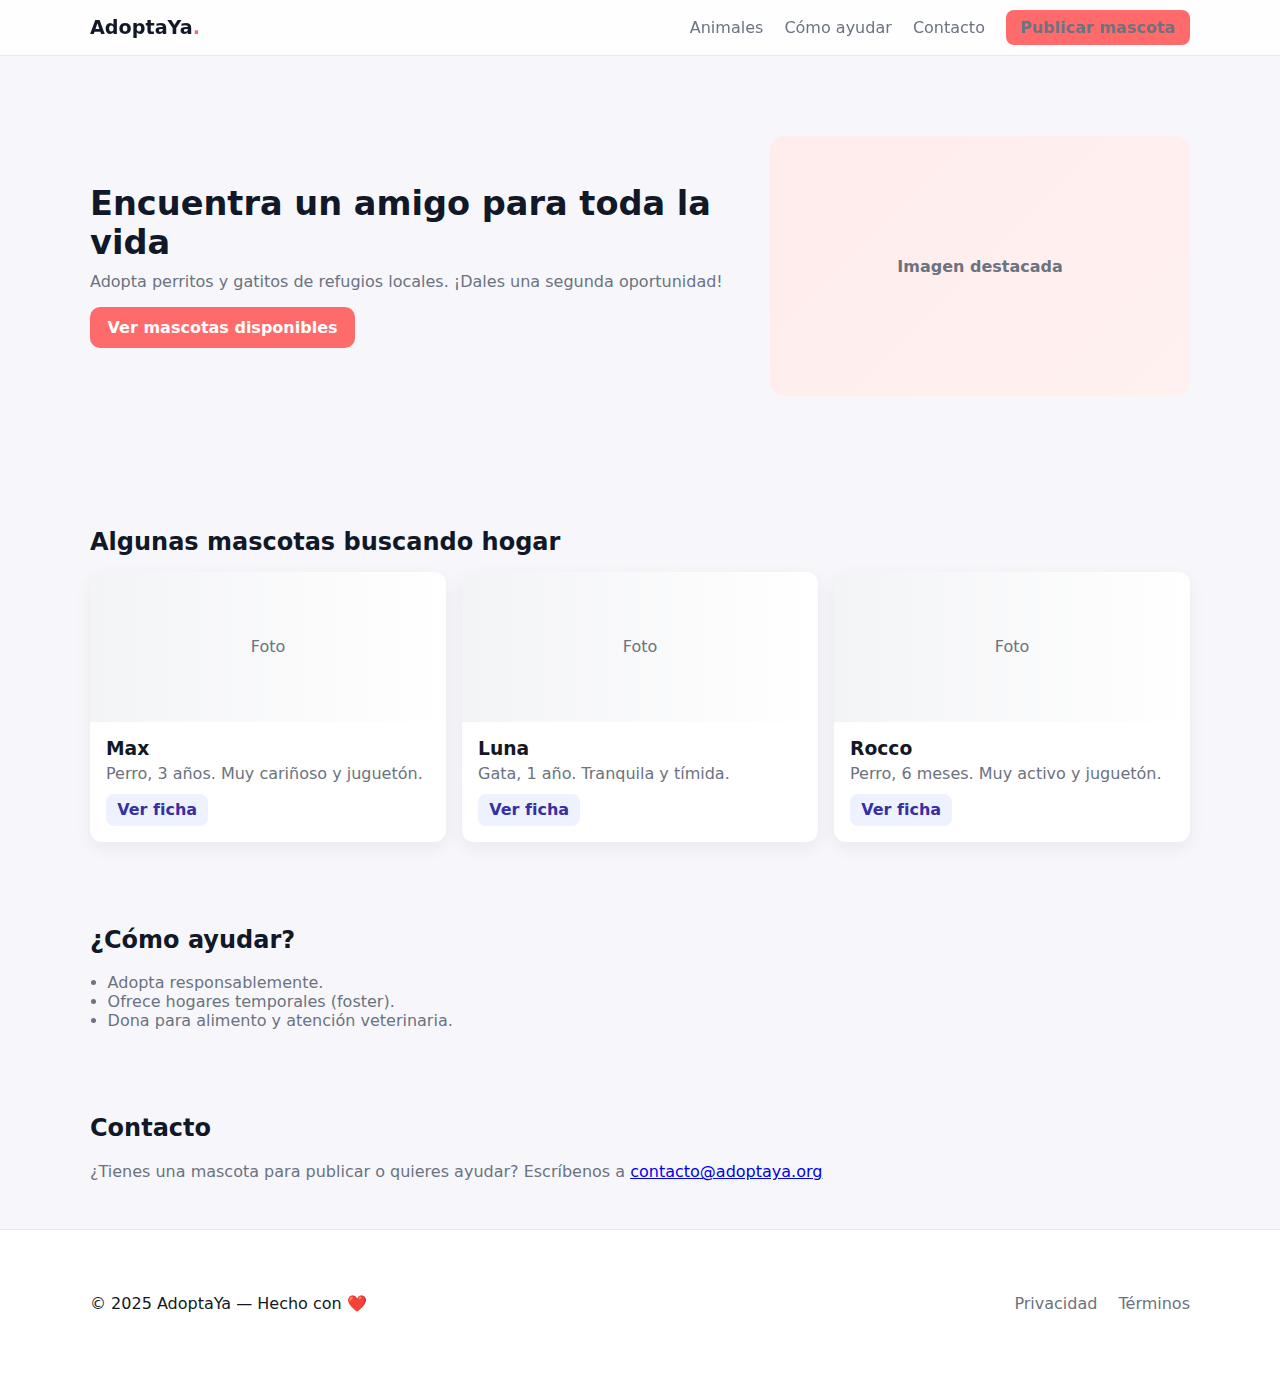
<file: index.html>
<!doctype html>
<html lang="es">
<head>
  <meta charset="utf-8" />
  <meta name="viewport" content="width=device-width,initial-scale=1" />
  <title>AdoptaYa - Página principal</title>
  <link rel="stylesheet" href="estilopag.css">
</head>
<body>
  <header class="site-header">
    <div class="container">
      <a class="logo" href="index.html">AdoptaYa<span class="dot">.</span></a>
      <nav class="nav">
        <a href="animales.html">Animales</a>
        <a href="ayuda.html">Cómo ayudar</a>
        <a href="contacto.html">Contacto</a>
        <a class="button" href="publica.html">Publicar mascota</a>
      </nav>
    </div>
  </header>
  <main>
    <section class="hero">
      <div class="container hero-grid">
        <div class="hero-text">
          <h1>Encuentra un amigo para toda la vida</h1>
          <p>Adopta perritos y gatitos de refugios locales. ¡Dales una segunda oportunidad!</p>
          <a class="cta" href="#animales">Ver mascotas disponibles</a>
        </div>
        <div class="hero-image" aria-hidden="true">
          <div class="placeholder">Imagen destacada</div>
        </div>
      </div>
    </section>
    <section id="animales" class="cards container">
      <h2>Algunas mascotas buscando hogar</h2>
      <div class="card-grid">
        <article class="card">
          <div class="card-img">Foto</div>
          <div class="card-body">
            <h3>Max</h3>
            <p>Perro, 3 años. Muy cariñoso y juguetón.</p>
            <a class="small-btn" href="#">Ver ficha</a>
          </div>
        </article>
        <article class="card">
          <div class="card-img">Foto</div>
          <div class="card-body">
            <h3>Luna</h3>
            <p>Gata, 1 año. Tranquila y tímida.</p>
            <a class="small-btn" href="#">Ver ficha</a>
          </div>
        </article>
        <article class="card">
          <div class="card-img">Foto</div>
          <div class="card-body">
            <h3>Rocco</h3>
            <p>Perro, 6 meses. Muy activo y juguetón.</p>
            <a class="small-btn" href="#">Ver ficha</a>
          </div>
        </article>
      </div>
    </section>
    <section id="como-ayudar" class="container info">
      <h2>¿Cómo ayudar?</h2>
      <ul>
        <li>Adopta responsablemente.</li>
        <li>Ofrece hogares temporales (foster).</li>
        <li>Dona para alimento y atención veterinaria.</li>
      </ul>
    </section>
    <section id="contacto" class="contact container">
      <h2>Contacto</h2>
      <p>¿Tienes una mascota para publicar o quieres ayudar? Escríbenos a <a href="mailto:contacto@adoptaya.org">contacto@adoptaya.org</a></p>
    </section>
  </main>
  <footer class="site-footer">
    <div class="container footer-grid">
      <p>© 2025 AdoptaYa — Hecho con ❤️</p>
      <nav class="footer-nav">
        <a href="#">Privacidad</a>
        <a href="#">Términos</a>
      </nav>
    </div>
  </footer>
</body>
</html>
</file>
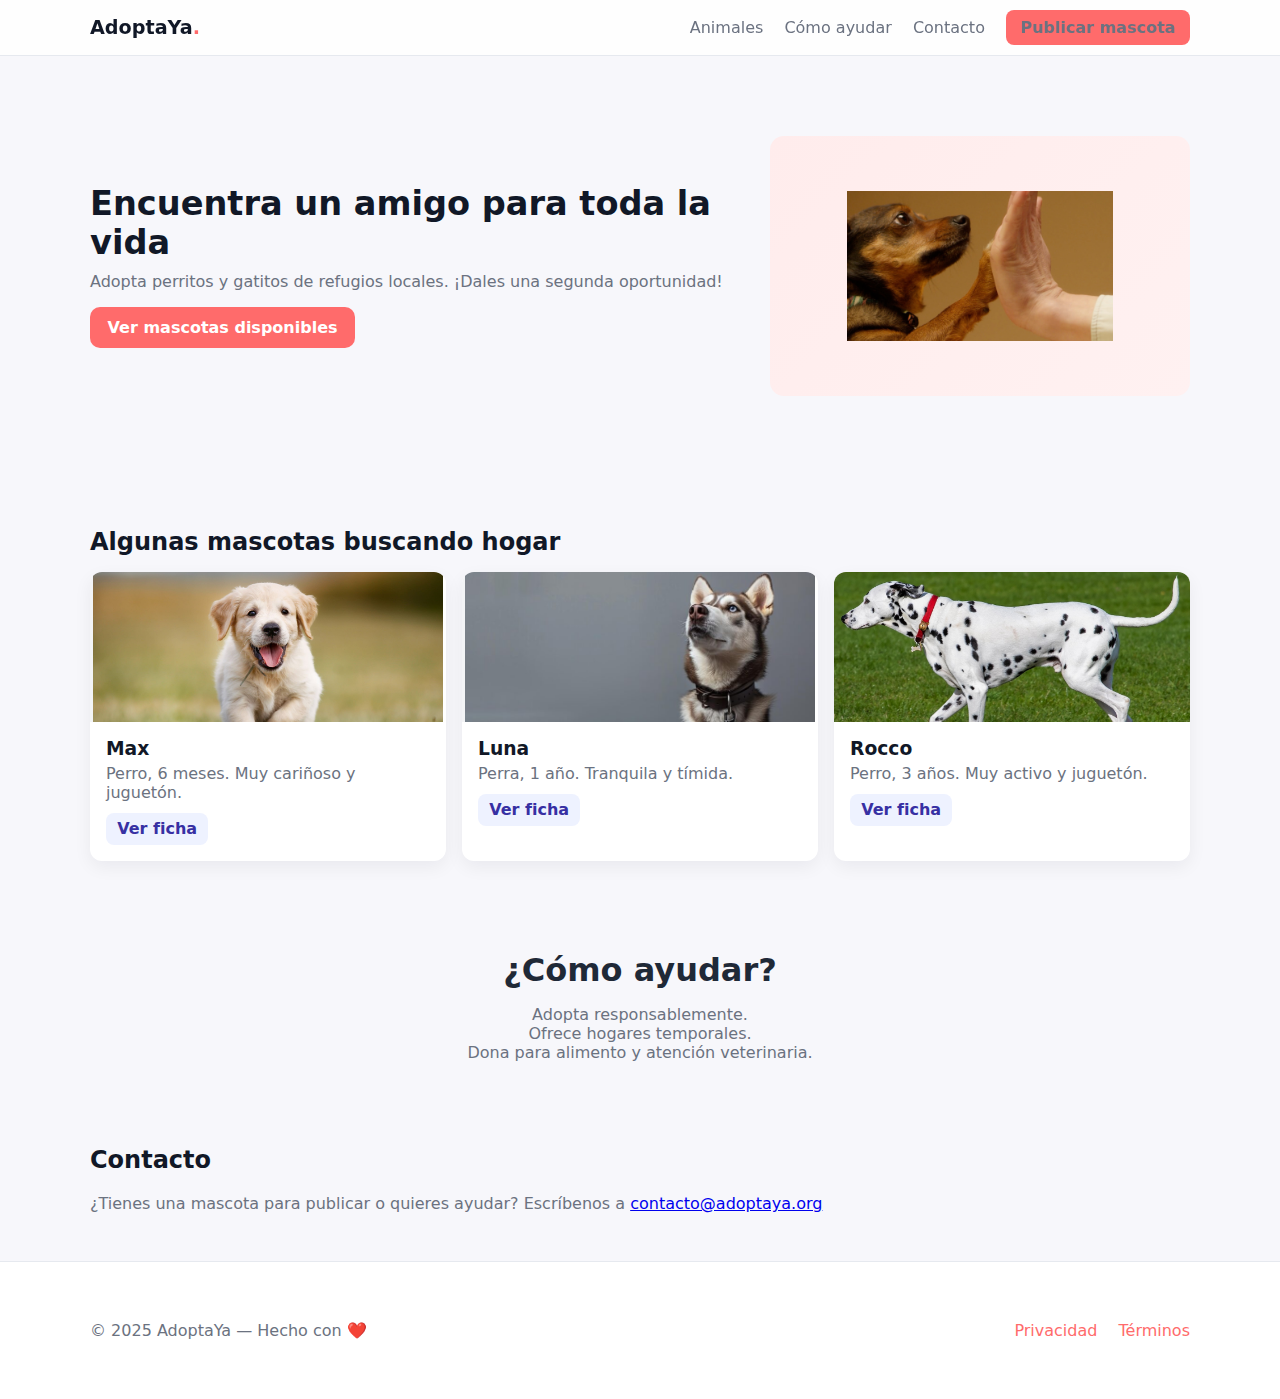
<file: proyectoadopcion/index.html>
<!doctype html>
<html lang="es">
<head>
  <meta charset="utf-8" />
  <meta name="viewport" content="width=device-width,initial-scale=1" />
  <title>AdoptaYa - Página principal</title>
  <link rel="stylesheet" href="estilopag.css">
  <style>
    img{
     height:150px;
    }
    img.hero-image.placeholder{
     height:300px;
    }
  </style>
</head>
<body>
  <header class="site-header">
    <div class="container">
      <a class="logo" href="index.html">AdoptaYa<span class="dot">.</span></a>
      <nav class="nav">
        <a href="animales.html">Animales</a>
        <a href="ayuda.html">Cómo ayudar</a>
        <a href="contacto.html">Contacto</a>
        <a class="button" href="publica.html">Publicar mascota</a>
      </nav>
    </div>
  </header>
  <main>
    <section class="hero">
      <div class="container hero-grid">
        <div class="hero-text">
          <h1>Encuentra un amigo para toda la vida</h1>
          <p>Adopta perritos y gatitos de refugios locales. ¡Dales una segunda oportunidad!</p>
         <a class="cta" href="animales.html">Ver mascotas disponibles</a> 
        </div>
        <div class="hero-image" aria-hidden="true">
          <div class="placeholder"><img src="destacada.jpg"></div>
        </div>
      </div>
    </section>
    <section id="animales" class="cards container">
      <h2>Algunas mascotas buscando hogar</h2>
      <div class="card-grid">
        <article class="card">
          <div class="card-img"><img src="golden.png"></div>
          <div class="card-body">
            <h3>Max</h3>
            <p>Perro, 6 meses. Muy cariñoso y juguetón.</p>
            <a class="small-btn" href="#">Ver ficha</a>
          </div>
        </article>
        <article class="card">
          <div class="card-img"><img src="perro4.jpg"></div>
          <div class="card-body">
            <h3>Luna</h3>
            <p>Perra, 1 año. Tranquila y tímida.</p>
            <a class="small-btn" href="#">Ver ficha</a>
          </div>
        </article>
        <article class="card">
          <div class="card-img"><img src="perro5.jpg"></div>
          <div class="card-body">
            <h3>Rocco</h3>
            <p>Perro, 3 años. Muy activo y juguetón.</p>
            <a class="small-btn" href="#">Ver ficha</a>
          </div>
        </article>
      </div>
    </section>
    <section id="como-ayudar" class="container info">
      <h2>¿Cómo ayudar?</h2>
      <ul>
        <li>Adopta responsablemente.</li>
        <li>Ofrece hogares temporales.</li>
        <li>Dona para alimento y atención veterinaria.</li>
      </ul>
    </section>
    <section id="contacto" class="contact container">
      <h2>Contacto</h2>
      <p>¿Tienes una mascota para publicar o quieres ayudar? Escríbenos a <a href="mailto:contacto@adoptaya.org">contacto@adoptaya.org</a></p>
    </section>
  </main>
  <footer class="site-footer">
    <div class="container footer-grid">
      <p>© 2025 AdoptaYa — Hecho con ❤️</p>
      <nav class="footer-nav">
        <a href="#">Privacidad</a>
        <a href="#">Términos</a>
      </nav>
    </div>
  </footer>
</body>
</html>
</file>
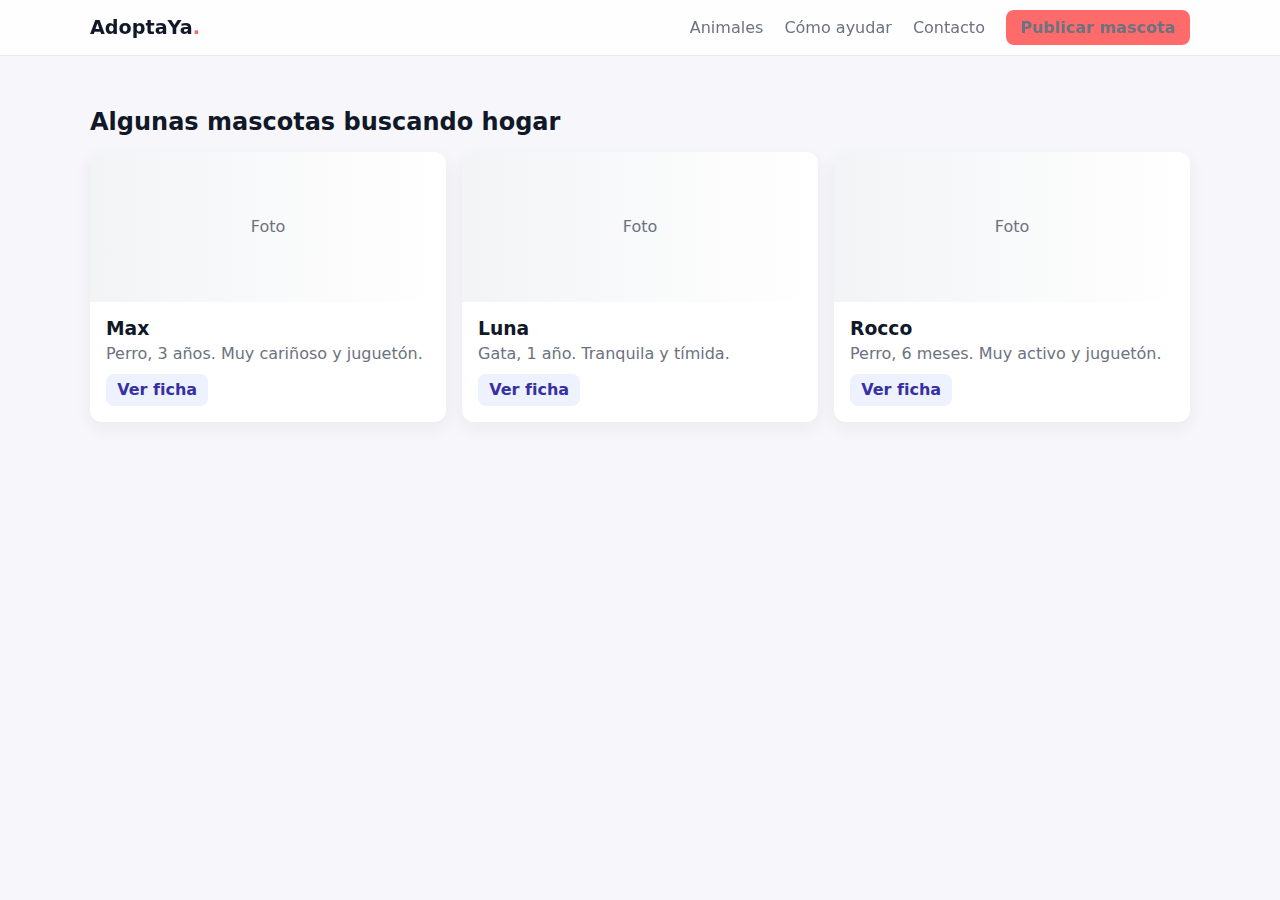
<file: animales.html>
<!doctype html>
<html lang="es">
<head>
  <meta charset="utf-8" />
  <meta name="viewport" content="width=device-width,initial-scale=1" />
  <title>AdoptaYa - Página principal</title>
  <link rel="stylesheet" href="estilopag.css">
</head>
<body>
  <header class="site-header">
    <div class="container">
      <a class="logo" href="proyectoadopcion.html">AdoptaYa<span class="dot">.</span></a>
      <nav class="nav">
        <a href="animales.html">Animales</a>
        <a href="ayuda.html">Cómo ayudar</a>
        <a href="contacto.html">Contacto</a>
        <a class="button" href="publica.html">Publicar mascota</a>
      </nav>
    </div>
  </header>
  <main>
    <section id="animales" class="cards container">
      <h2>Algunas mascotas buscando hogar</h2>
      <div class="card-grid">
        <article class="card">
          <div class="card-img">Foto</div>
          <div class="card-body">
            <h3>Max</h3>
            <p>Perro, 3 años. Muy cariñoso y juguetón.</p>
            <a class="small-btn" href="#">Ver ficha</a>
          </div>
        </article>
        <article class="card">
          <div class="card-img">Foto</div>
          <div class="card-body">
            <h3>Luna</h3>
            <p>Gata, 1 año. Tranquila y tímida.</p>
            <a class="small-btn" href="#">Ver ficha</a>
          </div>
        </article>
        <article class="card">
          <div class="card-img">Foto</div>
          <div class="card-body">
            <h3>Rocco</h3>
            <p>Perro, 6 meses. Muy activo y juguetón.</p>
            <a class="small-btn" href="#">Ver ficha</a>
          </div>
        </article>
      </div>
    </section>
</body>
</html>
</file>
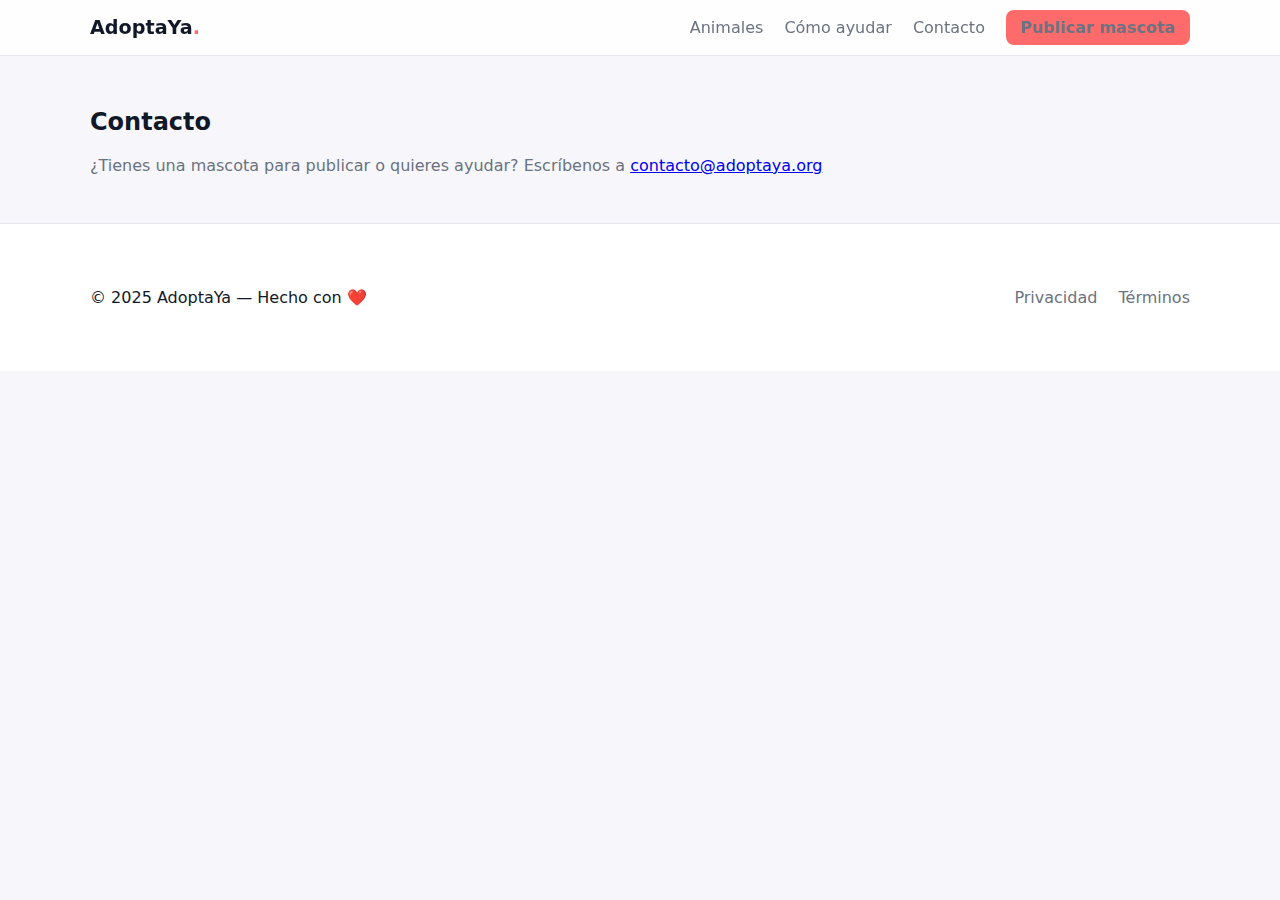
<file: contacto.html>
<!doctype html>
<html lang="es">
<head>
  <meta charset="utf-8" />
  <meta name="viewport" content="width=device-width,initial-scale=1" />
  <title>AdoptaYa - Página principal</title>
  <link rel="stylesheet" href="estilopag.css">
</head>
<body>
  <header class="site-header">
    <div class="container">
      <a class="logo" href="proyectoadopcion.html">AdoptaYa<span class="dot">.</span></a>
      <nav class="nav">
        <a href="animales.html">Animales</a>
        <a href="ayuda.html">Cómo ayudar</a>
        <a href="contacto.html">Contacto</a>
        <a class="button" href="publica.html">Publicar mascota</a>
      </nav>
    </div>
  </header>
    <section id="contacto" class="contact container">
      <h2>Contacto</h2>
      <p>¿Tienes una mascota para publicar o quieres ayudar? Escríbenos a <a href="mailto:contacto@adoptaya.org">contacto@adoptaya.org</a></p>
    </section>
  </main>
  <footer class="site-footer">
    <div class="container footer-grid">
      <p>© 2025 AdoptaYa — Hecho con ❤️</p>
      <nav class="footer-nav">
        <a href="#">Privacidad</a>
        <a href="#">Términos</a>
      </nav>
    </div>
  </footer>
</body>
</html>
</file>
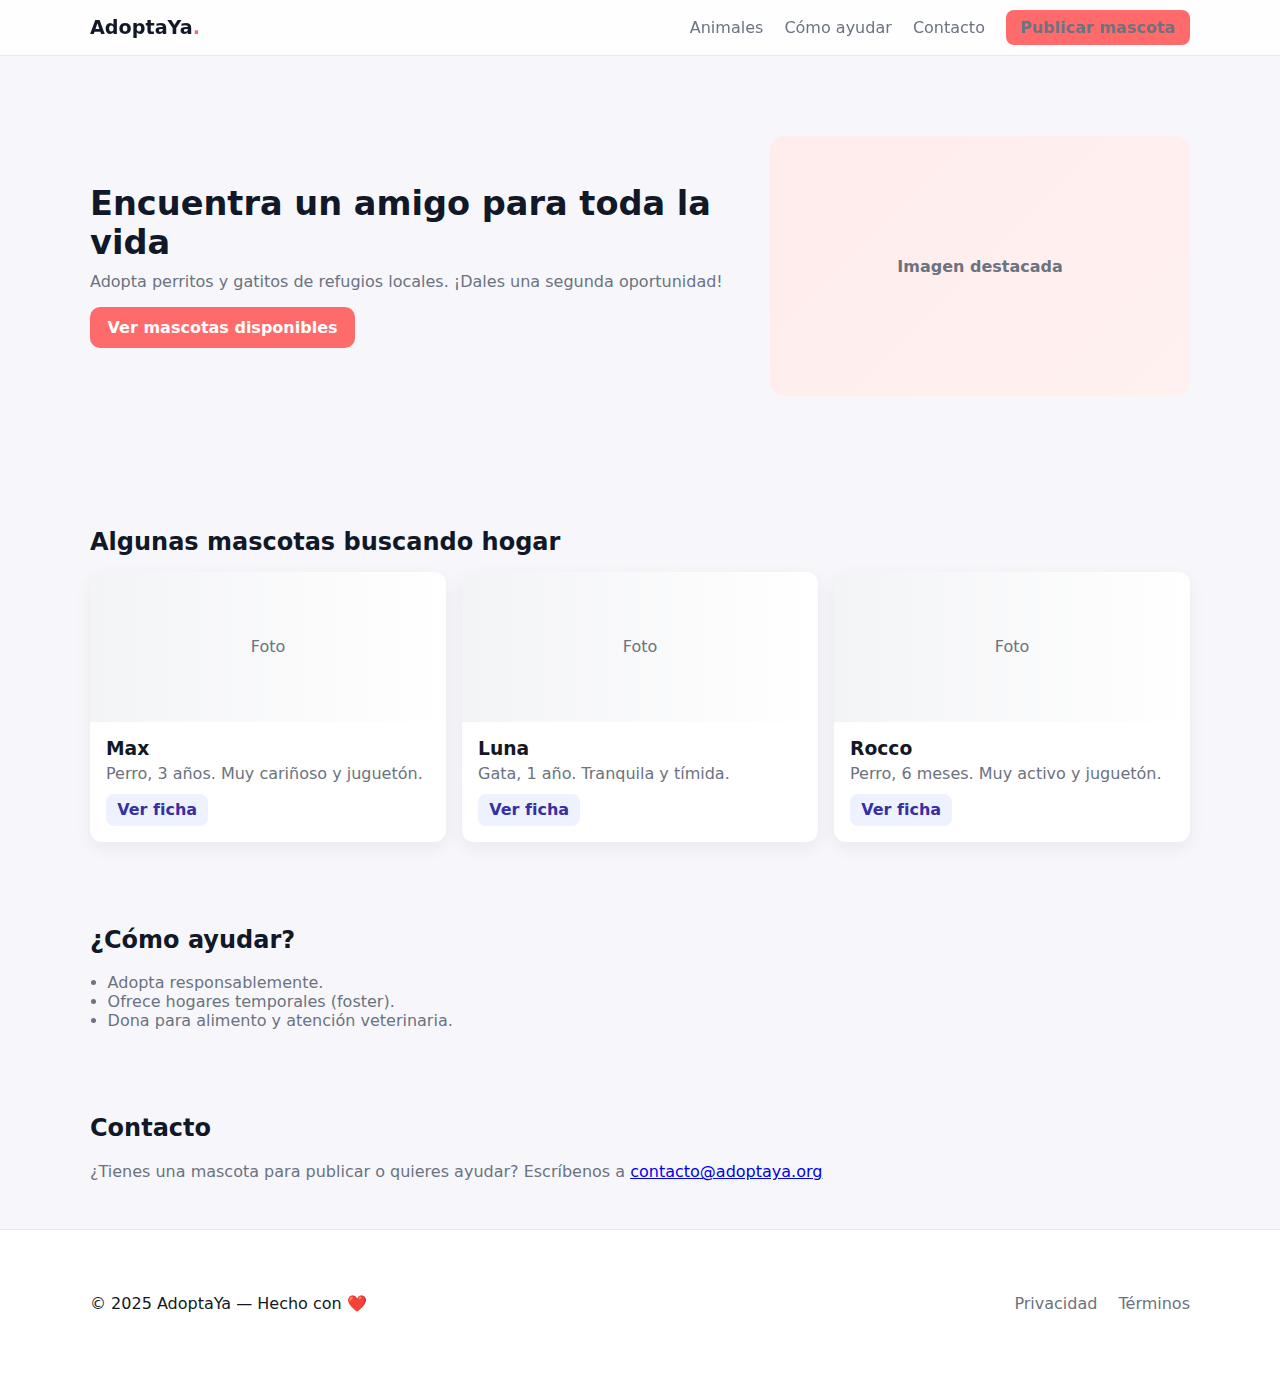
<file: proyectoadopcion.html>
<!doctype html>
<html lang="es">
<head>
  <meta charset="utf-8" />
  <meta name="viewport" content="width=device-width,initial-scale=1" />
  <title>AdoptaYa - Página principal</title>
  <link rel="stylesheet" href="estilopag.css">
</head>
<body>
  <header class="site-header">
    <div class="container">
      <a class="logo" href="proyectoadopcion.html">AdoptaYa<span class="dot">.</span></a>
      <nav class="nav">
        <a href="animales.html">Animales</a>
        <a href="ayuda.html">Cómo ayudar</a>
        <a href="contacto.html">Contacto</a>
        <a class="button" href="publica.html">Publicar mascota</a>
      </nav>
    </div>
  </header>
  <main>
    <section class="hero">
      <div class="container hero-grid">
        <div class="hero-text">
          <h1>Encuentra un amigo para toda la vida</h1>
          <p>Adopta perritos y gatitos de refugios locales. ¡Dales una segunda oportunidad!</p>
          <a class="cta" href="#animales">Ver mascotas disponibles</a>
        </div>
        <div class="hero-image" aria-hidden="true">
          <div class="placeholder">Imagen destacada</div>
        </div>
      </div>
    </section>
    <section id="animales" class="cards container">
      <h2>Algunas mascotas buscando hogar</h2>
      <div class="card-grid">
        <article class="card">
          <div class="card-img">Foto</div>
          <div class="card-body">
            <h3>Max</h3>
            <p>Perro, 3 años. Muy cariñoso y juguetón.</p>
            <a class="small-btn" href="#">Ver ficha</a>
          </div>
        </article>
        <article class="card">
          <div class="card-img">Foto</div>
          <div class="card-body">
            <h3>Luna</h3>
            <p>Gata, 1 año. Tranquila y tímida.</p>
            <a class="small-btn" href="#">Ver ficha</a>
          </div>
        </article>
        <article class="card">
          <div class="card-img">Foto</div>
          <div class="card-body">
            <h3>Rocco</h3>
            <p>Perro, 6 meses. Muy activo y juguetón.</p>
            <a class="small-btn" href="#">Ver ficha</a>
          </div>
        </article>
      </div>
    </section>
    <section id="como-ayudar" class="container info">
      <h2>¿Cómo ayudar?</h2>
      <ul>
        <li>Adopta responsablemente.</li>
        <li>Ofrece hogares temporales (foster).</li>
        <li>Dona para alimento y atención veterinaria.</li>
      </ul>
    </section>
    <section id="contacto" class="contact container">
      <h2>Contacto</h2>
      <p>¿Tienes una mascota para publicar o quieres ayudar? Escríbenos a <a href="mailto:contacto@adoptaya.org">contacto@adoptaya.org</a></p>
    </section>
  </main>
  <footer class="site-footer">
    <div class="container footer-grid">
      <p>© 2025 AdoptaYa — Hecho con ❤️</p>
      <nav class="footer-nav">
        <a href="#">Privacidad</a>
        <a href="#">Términos</a>
      </nav>
    </div>
  </footer>
</body>
</html>
</file>
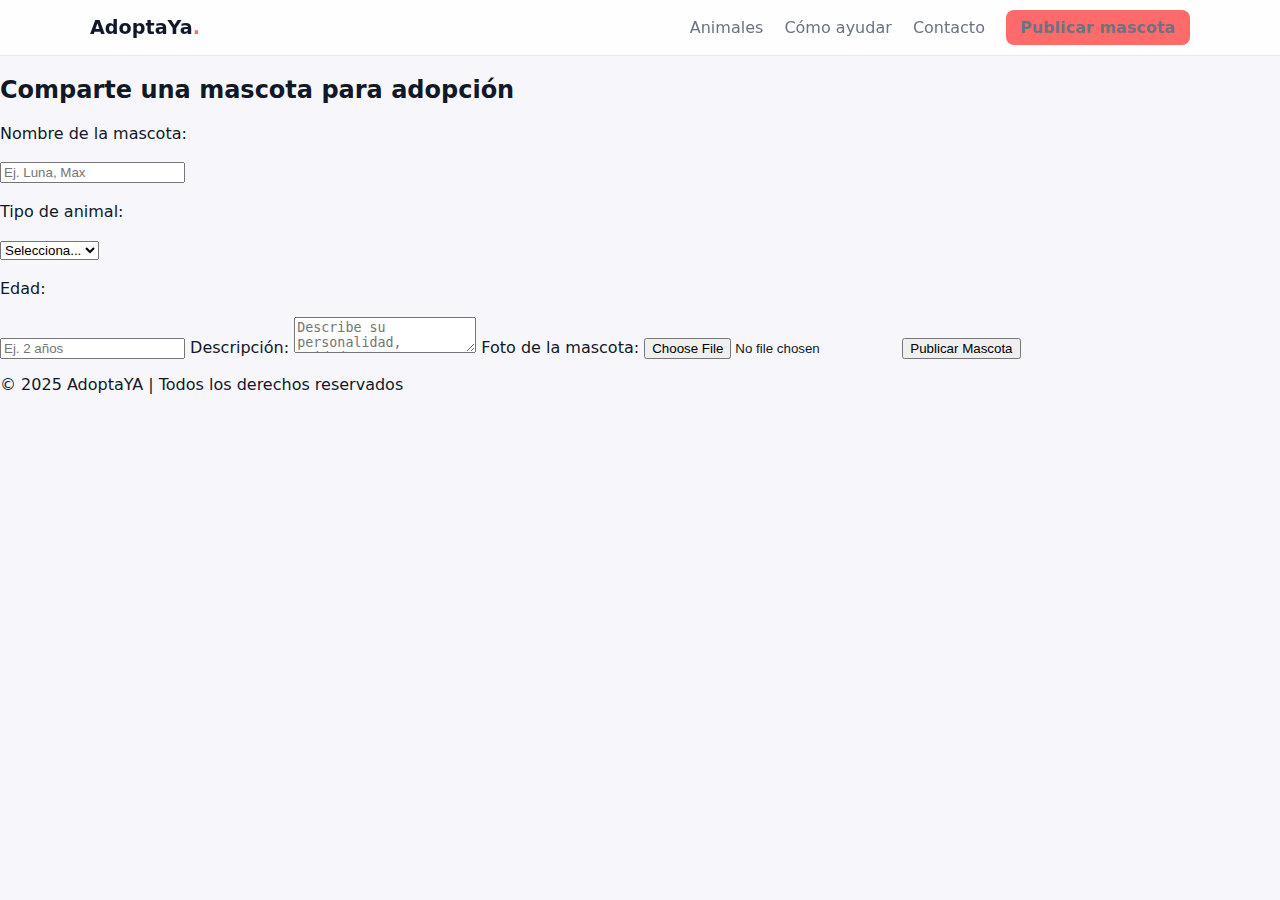
<file: publica.html>
<!DOCTYPE html>
<html lang="es">
<head>
    <meta charset="UTF-8">
    <meta name="viewport" content="width=device-width, initial-scale=1.0">
    <title>Publicar Mascota - AdoptaYA</title>
    <link rel="stylesheet" href="estilopag.css">
</head>
<body>

    <header class="site-header">
    <div class="container">
      <a class="logo" href="index.html">AdoptaYa<span class="dot">.</span></a>
      <nav class="nav">
        <a href="animales.html">Animales</a>
        <a href="ayuda.html">Cómo ayudar</a>
        <a href="contacto.html">Contacto</a>
        <a class="button" href="publica.html">Publicar mascota</a>
      </nav>
    </div>
  </header>

    <section class="publicar-container">
        <h2>Comparte una mascota para adopción</h2>

        <form class="publicar-form">
            <label for="nombre">Nombre de la mascota:</label><br></br>
            <input type="text" id="nombre" name="nombre" placeholder="Ej. Luna, Max" required><br></br>

            <label for="tipo">Tipo de animal:</label><br></br>
            <select id="tipo" name="tipo" required>
                <option value="">Selecciona...</option>
                <option>Perro</option>
                <option>Gato</option>
                <option>Otro</option>
            </select><br></br>

            <label for="edad">Edad:</label><br></br>
            <input type="text" id="edad" name="edad" placeholder="Ej. 2 años" required>

            <label for="descripcion">Descripción:</label>
            <textarea id="descripcion" name="descripcion" placeholder="Describe su personalidad, cuidados, etc." required></textarea>

            <label for="imagen">Foto de la mascota:</label>
            <input type="file" id="imagen" name="imagen" accept="image/*" required>

            <button type="submit">Publicar Mascota</button>
        </form>
    </section>

    <footer>
        <p>© 2025 AdoptaYA | Todos los derechos reservados</p>
    </footer>

</body>
</html>
</file>
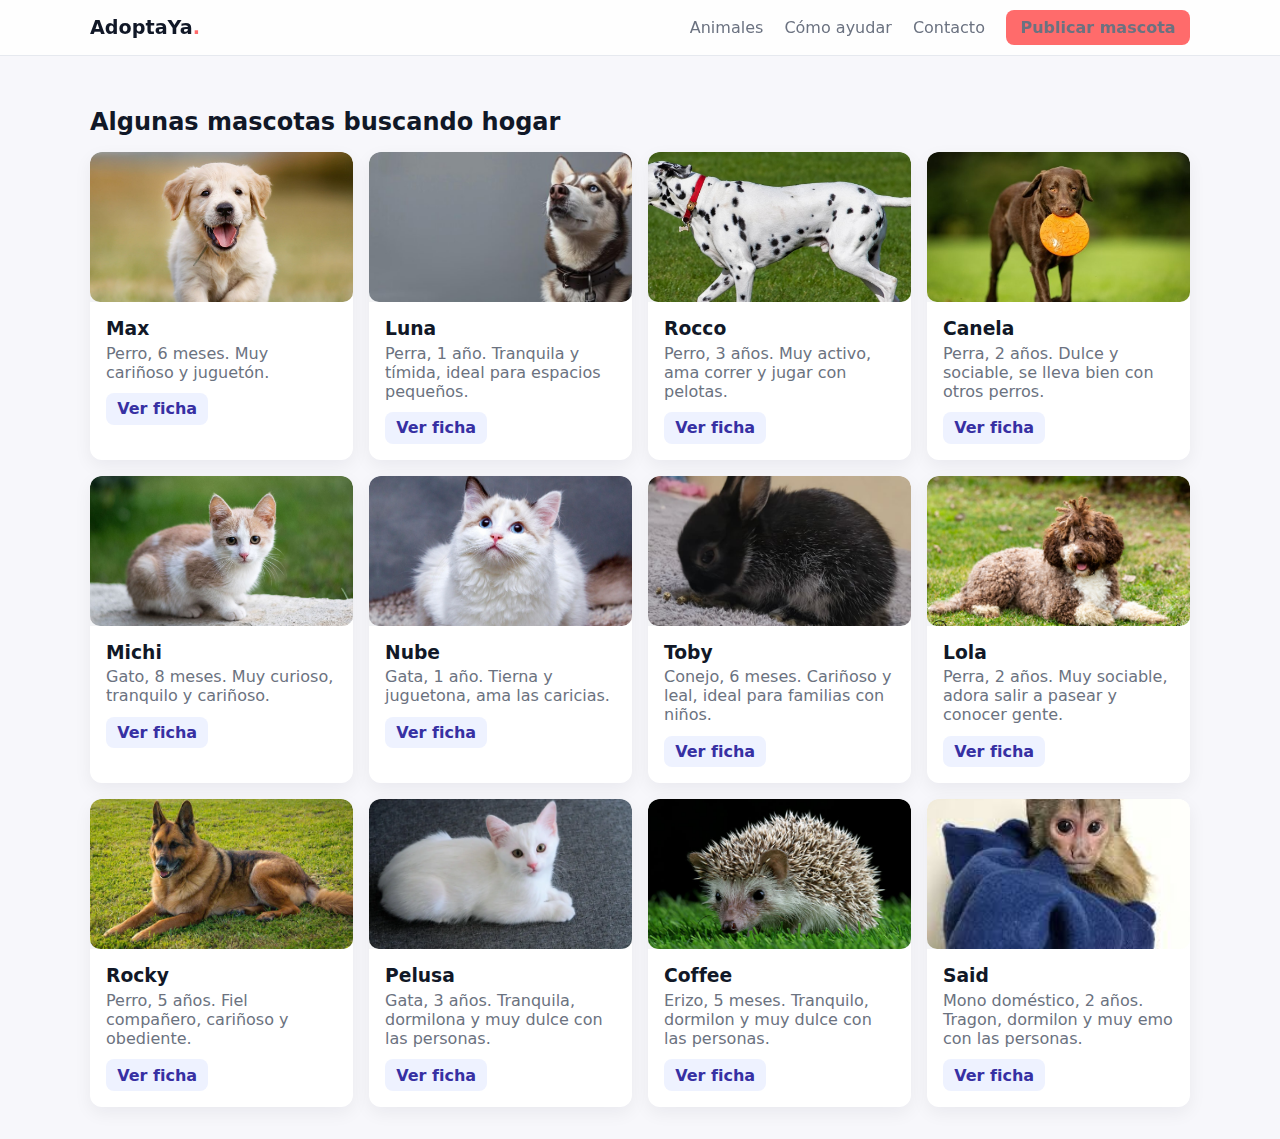
<file: proyectoadopcion/animales.html>
<!doctype html> 
<html lang="es">
<head>
  <meta charset="utf-8" />
  <meta name="viewport" content="width=device-width,initial-scale=1" />
  <title>AdoptaYa - Página principal</title>
  <link rel="stylesheet" href="estilopag.css">
  <style>
    img {
      height: 150px;
      width: 100%;
      object-fit: cover;
      border-radius: 10px;
    }
  </style>
</head>
<body>
  <header class="site-header">
    <div class="container">
      <a class="logo" href="index.html">AdoptaYa<span class="dot">.</span></a>
      <nav class="nav">
        <a href="animales.html" class="active">Animales</a>
        <a href="ayuda.html">Cómo ayudar</a>
        <a href="contacto.html">Contacto</a>
        <a class="button" href="publica.html">Publicar mascota</a>
      </nav>
    </div>
  </header>
  <main>
    <section id="animales" class="cards container">
      <h2>Algunas mascotas buscando hogar</h2>
      <div class="card-grid">
        <!-- Animal 1 -->
        <article class="card">
          <div class="card-img"><img src="golden.png" alt="Max"></div>
          <div class="card-body">
            <h3>Max</h3>
            <p>Perro, 6 meses. Muy cariñoso y juguetón.</p>
            <a class="small-btn" href="#">Ver ficha</a>
          </div>
        </article>
        <!-- Animal 2 -->
        <article class="card">
          <div class="card-img"><img src="perro4.jpg" alt="Luna"></div>
          <div class="card-body">
            <h3>Luna</h3>
            <p>Perra, 1 año. Tranquila y tímida, ideal para espacios pequeños.</p>
            <a class="small-btn" href="#">Ver ficha</a>
          </div>
        </article>
        <!-- Animal 3 -->
        <article class="card">
          <div class="card-img"><img src="perro5.jpg" alt="Rocco"></div>
          <div class="card-body">
            <h3>Rocco</h3>
            <p>Perro, 3 años. Muy activo, ama correr y jugar con pelotas.</p>
            <a class="small-btn" href="#">Ver ficha</a>
          </div>
        </article>
        <!-- Animal 4 -->
        <article class="card">
          <div class="card-img"><img src="canela.jpg" alt="Canela"></div>
          <div class="card-body">
            <h3>Canela</h3>
            <p>Perra, 2 años. Dulce y sociable, se lleva bien con otros perros.</p>
            <a class="small-btn" href="#">Ver ficha</a>
          </div>
        </article>
        <!-- Animal 5 -->
        <article class="card">
          <div class="card-img"><img src="gato1.jpeg" alt="Michi"></div>
          <div class="card-body">
            <h3>Michi</h3>
            <p>Gato, 8 meses. Muy curioso, tranquilo y cariñoso.</p>
            <a class="small-btn" href="#">Ver ficha</a>
          </div>
        </article>
        <!-- Animal 6 -->
        <article class="card">
          <div class="card-img"><img src="gata.jpg" alt="Nube"></div>
          <div class="card-body">
            <h3>Nube</h3>
            <p>Gata, 1 año. Tierna y juguetona, ama las caricias.</p>
            <a class="small-btn" href="#">Ver ficha</a>
          </div>
        </article>
        <!-- Animal 7 -->
        <article class="card">
          <div class="card-img"><img src="conejo.jpeg" alt="Toby"></div>
          <div class="card-body">
            <h3>Toby</h3>
            <p>Conejo, 6 meses. Cariñoso y leal, ideal para familias con niños.</p>
            <a class="small-btn" href="#">Ver ficha</a>
          </div>
        </article>
        <!-- Animal 8 -->
        <article class="card">
          <div class="card-img"><img src="lola.jpg" alt="Lola"></div>
          <div class="card-body">
            <h3>Lola</h3>
            <p>Perra, 2 años. Muy sociable, adora salir a pasear y conocer gente.</p>
            <a class="small-btn" href="#">Ver ficha</a>
          </div>
        </article>
        <!-- Animal 9 -->
        <article class="card">
          <div class="card-img"><img src="rocky.webp" alt="Rocky"></div>
          <div class="card-body">
            <h3>Rocky</h3>
            <p>Perro, 5 años. Fiel compañero, cariñoso y obediente.</p>
            <a class="small-btn" href="#">Ver ficha</a>
          </div>
        </article>
        <!-- Animal 10 -->
        <article class="card">
          <div class="card-img"><img src="plusa.webp" alt="Pelusa"></div>
          <div class="card-body">
            <h3>Pelusa</h3>
            <p>Gata, 3 años. Tranquila, dormilona y muy dulce con las personas.</p>
            <a class="small-btn" href="#">Ver ficha</a>
          </div>
        </article>
         <article class="card">
          <div class="card-img"><img src="coffe.jpg" alt="Pelusa"></div>
          <div class="card-body">
            <h3>Coffee</h3>
            <p>Erizo, 5 meses. Tranquilo, dormilon y muy dulce con las personas.</p>
            <a class="small-btn" href="#">Ver ficha</a>
          </div>
        </article>
 <article class="card">
          <div class="card-img"><img src="said.jpg" alt="Pelusa"></div>
          <div class="card-body">
            <h3>Said</h3>
            <p>Mono doméstico, 2 años. Tragon, dormilon y muy emo con las personas.</p>
            <a class="small-btn" href="#">Ver ficha</a>
          </div>
        </article>
      </div>
    </section>
  </main>
</body>
</html>
</file>
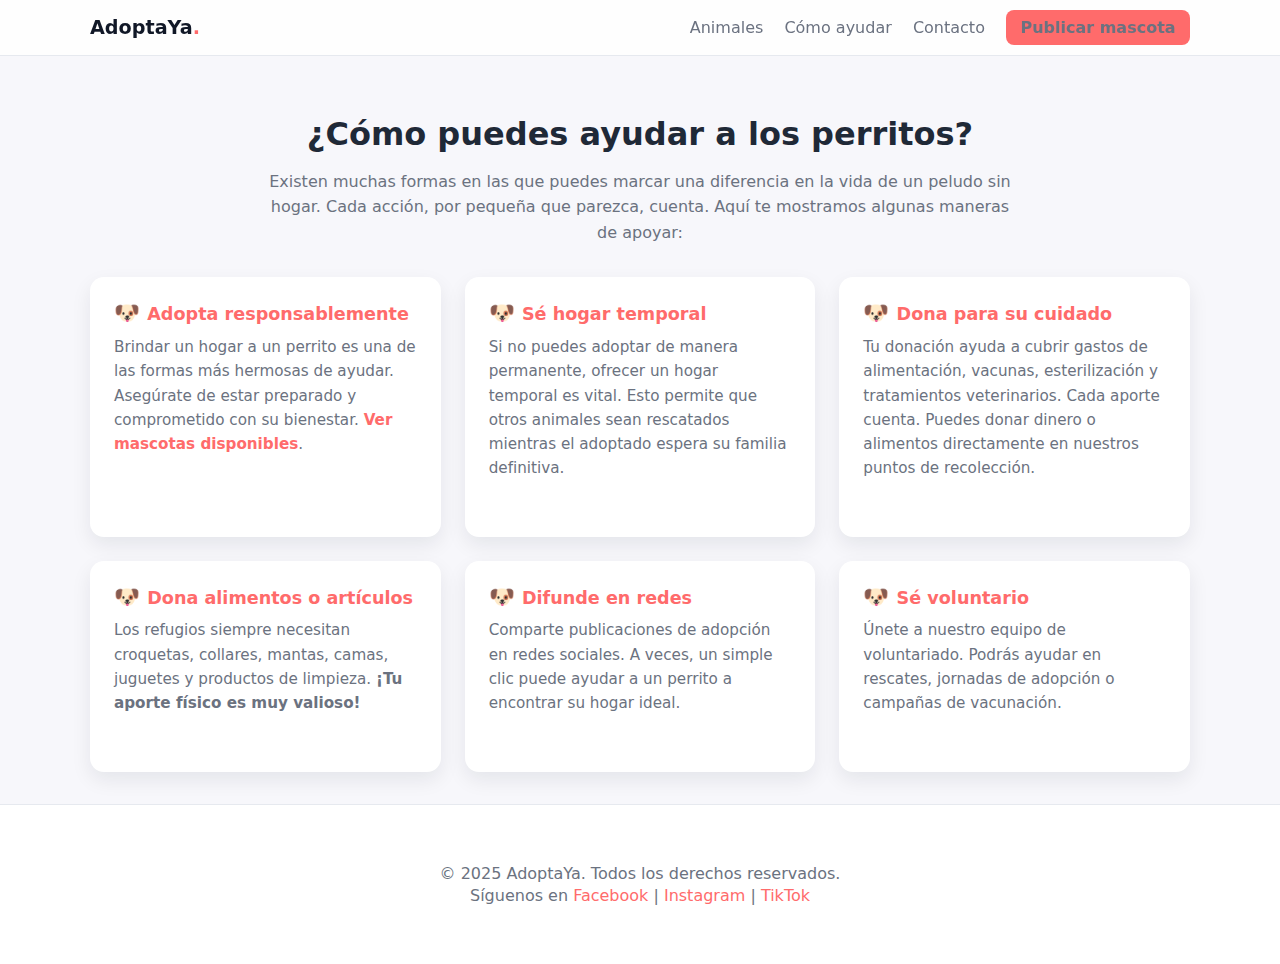
<file: proyectoadopcion/ayuda.html>
<!doctype html>
<html lang="es">
<head>
  <meta charset="utf-8" />
  <meta name="viewport" content="width=device-width,initial-scale=1" />
  <title>AdoptaYa - Cómo ayudar</title>
  <link rel="stylesheet" href="estilopag.css">
</head>
<body>
  <header class="site-header">
    <div class="container">
      <a class="logo" href="index.html">AdoptaYa<span class="dot">.</span></a>
      <nav class="nav">
        <a href="animales.html">Animales</a>
        <a href="ayuda.html" class="active">Cómo ayudar</a>
        <a href="contacto.html">Contacto</a>
        <a class="button" href="publica.html">Publicar mascota</a>
      </nav>
    </div>
  </header>

  <main>
    <section id="como-ayudar" class="container info">
      <h2>¿Cómo puedes ayudar a los perritos?</h2>
      <p>Existen muchas formas en las que puedes marcar una diferencia en la vida de un peludo sin hogar. 
      Cada acción, por pequeña que parezca, cuenta. Aquí te mostramos algunas maneras de apoyar:</p>

      <div class="ayuda-opciones">
        <article class="opcion">
          <h3>Adopta responsablemente</h3>
          <p>Brindar un hogar a un perrito es una de las formas más hermosas de ayudar. 
          Asegúrate de estar preparado y comprometido con su bienestar. 
          <a href="animales.html">Ver mascotas disponibles</a>.</p>
        </article>

        <article class="opcion">
          <h3>Sé hogar temporal</h3>
          <p>Si no puedes adoptar de manera permanente, ofrecer un hogar temporal es vital. 
          Esto permite que otros animales sean rescatados mientras el adoptado espera su familia definitiva.</p>
        </article>

        <article class="opcion">
          <h3>Dona para su cuidado</h3>
          <p>Tu donación ayuda a cubrir gastos de alimentación, vacunas, esterilización y tratamientos veterinarios. 
          Cada aporte cuenta. Puedes donar dinero o alimentos directamente en nuestros puntos de recolección.</p>
        </article>

        <article class="opcion">
          <h3>Dona alimentos o artículos</h3>
          <p>Los refugios siempre necesitan croquetas, collares, mantas, camas, juguetes y productos de limpieza. 
          <strong>¡Tu aporte físico es muy valioso!</strong></p>
        </article>

        <article class="opcion">
          <h3>Difunde en redes</h3>
          <p>Comparte publicaciones de adopción en redes sociales. 
          A veces, un simple clic puede ayudar a un perrito a encontrar su hogar ideal.</p>
        </article>

        <article class="opcion">
          <h3>Sé voluntario</h3>
          <p>Únete a nuestro equipo de voluntariado. 
          Podrás ayudar en rescates, jornadas de adopción o campañas de vacunación.</p>
        </article>
      </div>
    </section>
  </main>

  <footer class="site-footer">
    <div class="container">
      <p>&copy; 2025 AdoptaYa. Todos los derechos reservados.</p>
      <p>Síguenos en 
        <a href="#">Facebook</a> | 
        <a href="#">Instagram</a> | 
        <a href="#">TikTok</a>
      </p>
    </div>
  </footer>
</body>
</html>
</file>
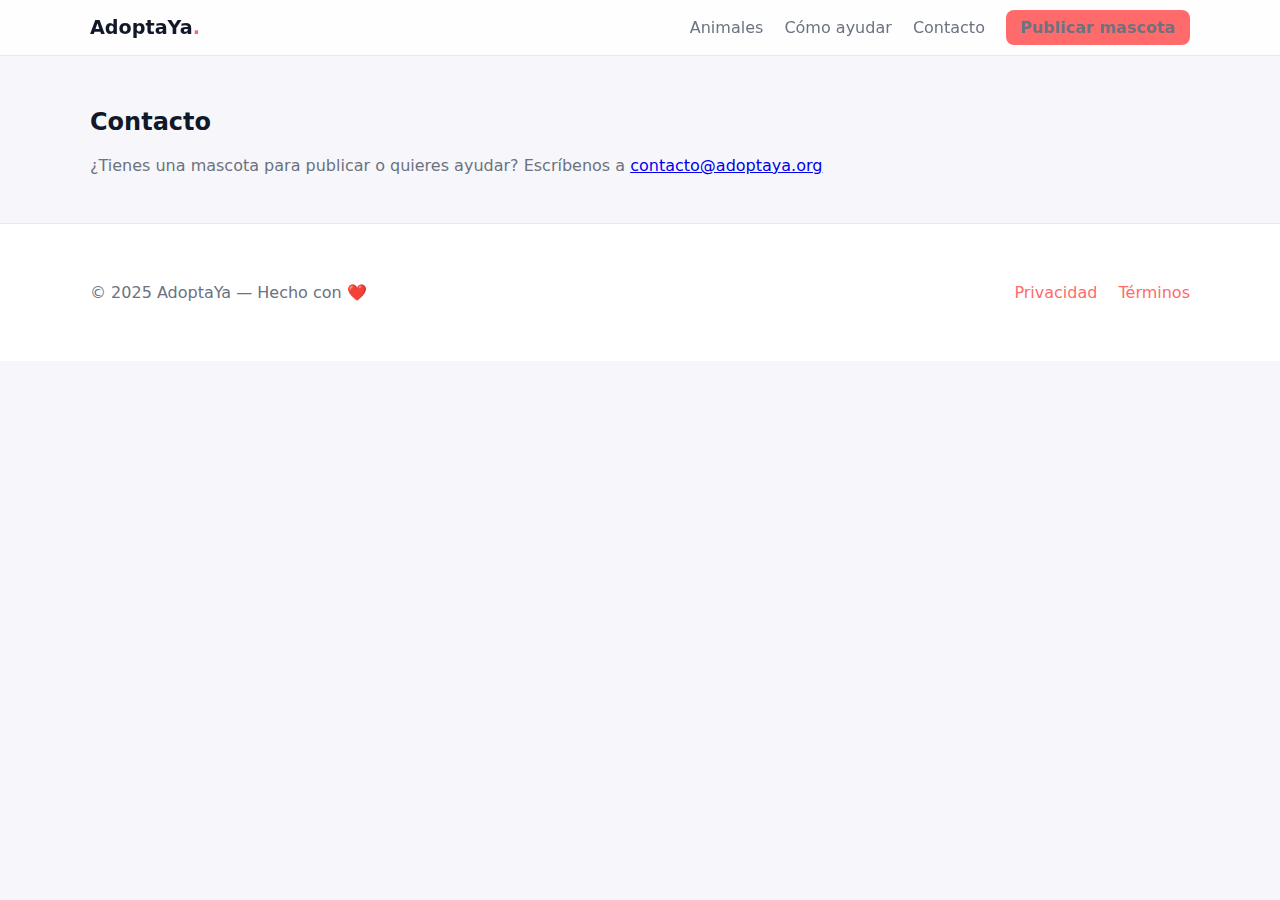
<file: proyectoadopcion/contacto.html>
<!doctype html>
<html lang="es">
<head>
  <meta charset="utf-8" />
  <meta name="viewport" content="width=device-width,initial-scale=1" />
  <title>AdoptaYa - Página principal</title>
  <link rel="stylesheet" href="estilopag.css">
</head>
<body>
  <header class="site-header">
    <div class="container">
      <a class="logo" href="index.html">AdoptaYa<span class="dot">.</span></a>
      <nav class="nav">
        <a href="animales.html">Animales</a>
        <a href="ayuda.html">Cómo ayudar</a>
        <a href="contacto.html">Contacto</a>
        <a class="button" href="publica.html">Publicar mascota</a>
      </nav>
    </div>
  </header>
    <section id="contacto" class="contact container">
      <h2>Contacto</h2>
      <p>¿Tienes una mascota para publicar o quieres ayudar? Escríbenos a <a href="mailto:contacto@adoptaya.org">contacto@adoptaya.org</a></p>
    </section>
  </main>
  <footer class="site-footer">
    <div class="container footer-grid">
      <p>© 2025 AdoptaYa — Hecho con ❤️</p>
      <nav class="footer-nav">
        <a href="#">Privacidad</a>
        <a href="#">Términos</a>
      </nav>
    </div>
  </footer>
</body>
</html>
</file>
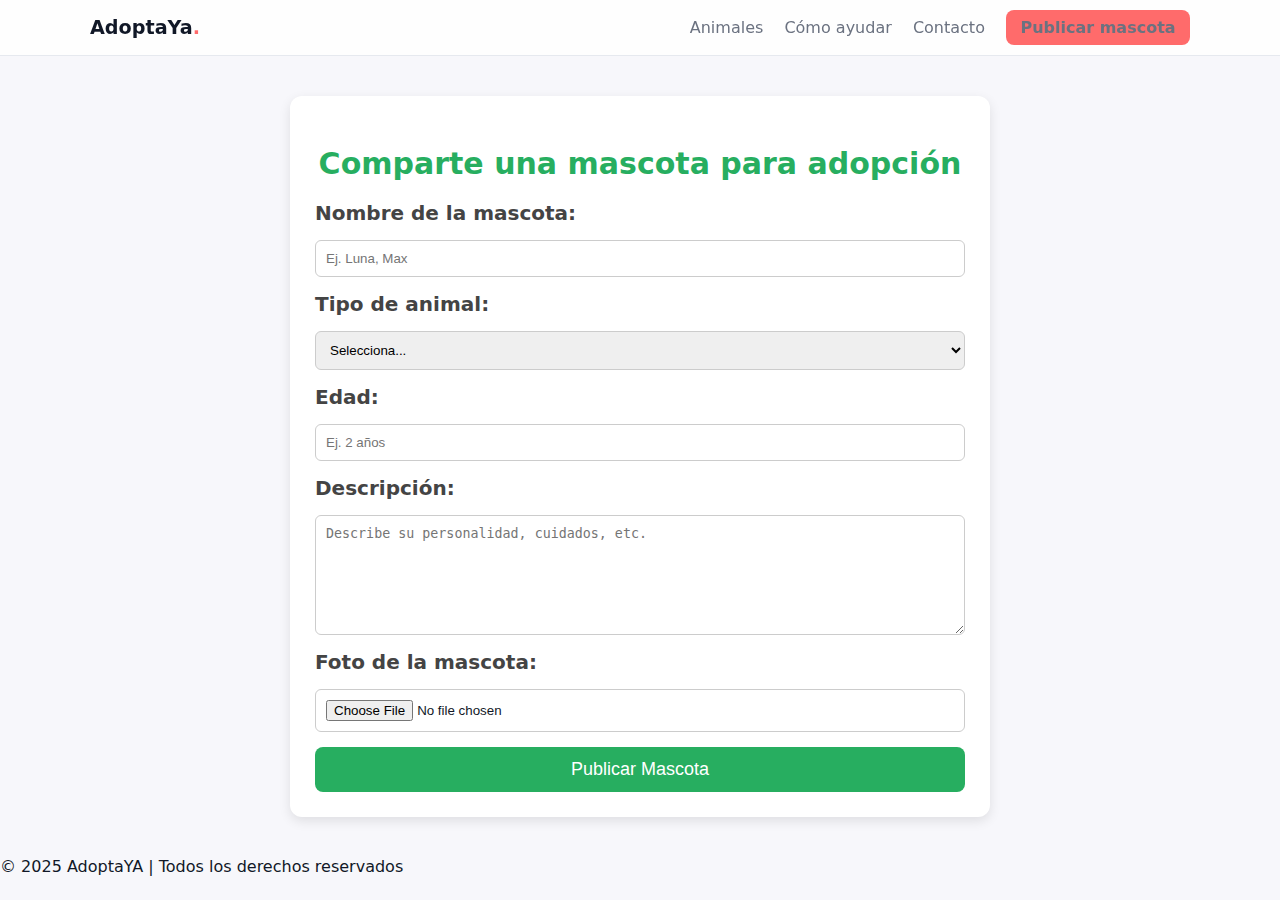
<file: proyectoadopcion/publica.html>
<!DOCTYPE html>
<html lang="es">
<head>
    <meta charset="UTF-8">
    <meta name="viewport" content="width=device-width, initial-scale=1.0">
    <title>Publicar Mascota - AdoptaYA</title>
    <link rel="stylesheet" href="estiloboton.css">
</head>
<body>
    <header class="site-header">
    <div class="container">
      <a class="logo" href="index.html">AdoptaYa<span class="dot">.</span></a>
      <nav class="nav">
        <a href="animales.html">Animales</a>
        <a href="ayuda.html">Cómo ayudar</a>
        <a href="contacto.html">Contacto</a>
        <a class="button" href="publica.html">Publicar mascota</a>
      </nav>
    </div>
  </header>
    <section class="publicar-container">
        <h2>Comparte una mascota para adopción</h2>
        <form class="publicar-form">
            <label for="nombre">Nombre de la mascota:</label>
            <input type="text" id="nombre" name="nombre" placeholder="Ej. Luna, Max" required>
            <label for="tipo">Tipo de animal:</label>
            <select id="tipo" name="tipo" required>
                <option value="">Selecciona...</option>
                <option>Perro</option>
                <option>Gato</option>
                <option>Otro</option>
            </select>
            <label for="edad">Edad:</label>
            <input type="text" id="edad" name="edad" placeholder="Ej. 2 años" required>
            <label for="descripcion">Descripción:</label>
            <textarea id="descripcion" name="descripcion" placeholder="Describe su personalidad, cuidados, etc." required></textarea>
            <label for="imagen">Foto de la mascota:</label>
            <input type="file" id="imagen" name="imagen" accept="image/*" required>
            <button type="submit">Publicar Mascota</button>
        </form>
    </section>

    <footer>
        <p>© 2025 AdoptaYA | Todos los derechos reservados</p>
    </footer>

</body>
</html>
</file>
<file: estilopag.css>
/* styles.css - estilo externo para la página de adopción */
:root{
  --bg:#f7f7fb;
  --accent:#ff6b6b;
  --muted:#6b7280;
  --card:#ffffff;
  --container:1100px;
}

*{box-sizing:border-box}
body{
  margin:0;
  font-family:Inter, system-ui, -apple-system, "Segoe UI", Roboto, "Helvetica Neue", Arial;
  background:var(--bg);
  color:#111827;
  -webkit-font-smoothing:antialiased;
}

.container{
  width:90%;
  max-width:var(--container);
  margin:0 auto;
  padding:2rem 0;
}

/*Header*/
.site-header{
  background:linear-gradient(90deg, #ffffffcc, #ffffffcc);
  border-bottom:1px solid #e6e9ef;
  position:sticky;
  top:0;
  backdrop-filter: blur(4px);
  z-index:50;
}
.site-header .container{
  display:flex;
  align-items:center;
  justify-content:space-between;
  gap:1rem;
  padding:1rem 0;
}
.logo{
  font-weight:700;
  font-size:1.2rem;
  color:#111827;
  text-decoration:none;
}
.logo .dot{color:var(--accent)}
.nav a{margin-left:1rem; text-decoration:none; color:var(--muted)}
.button{
  margin-left:1rem;
  padding:0.5rem 0.9rem;
  border-radius:8px;
  background:var(--accent);
  color:white;
  text-decoration:none;
  font-weight:600;
}
/*Hero*/
.hero{
  padding:3rem 0;
}
.hero-grid{
  display:grid;
  grid-template-columns:1fr 420px;
  align-items:center;
  gap:2rem;
}
.hero-text h1{font-size:2.1rem; margin:0 0 0.6rem}
.hero-text p{color:var(--muted); margin:0 0 1rem}
.cta{
  display:inline-block;
  padding:0.7rem 1.1rem;
  border-radius:10px;
  background:var(--accent);
  color:white;
  text-decoration:none;
  font-weight:700;
}
.hero-image .placeholder{
  height:260px;
  border-radius:14px;
  background:linear-gradient(135deg,#ffecec, #fff1f1);
  display:flex;
  align-items:center;
  justify-content:center;
  color:var(--muted);
  font-weight:600;
}
/*Cards*/
.cards h2{margin-bottom:1rem}
.card-grid{
  display:grid;
  grid-template-columns:repeat(auto-fit,minmax(220px,1fr));
  gap:1rem;
}
.card{
  background:var(--card);
  border-radius:12px;
  padding:0;
  box-shadow:0 6px 18px rgba(16,24,40,0.06);
  overflow:hidden;
}
.card-img{
  height:150px;
  background:linear-gradient(90deg,#f3f4f6,#ffffff);
  display:flex;
  align-items:center;
  justify-content:center;
  color:var(--muted);
}
.card-body{padding:1rem}
.card-body h3{margin:0 0 0.3rem}
.card-body p{margin:0 0 0.7rem; color:var(--muted)}
.small-btn{
  display:inline-block;
  padding:0.4rem 0.7rem;
  background:#eef2ff;
  border-radius:8px;
  text-decoration:none;
  color:#3730a3;
  font-weight:600;
}
/*Info & contact*/
.info ul{margin:0; padding-left:1.1rem; color:var(--muted)}
.contact p{color:var(--muted)}
/*Footer*/
.site-footer{
  border-top:1px solid #e6e9ef;
  background:white;
  padding:1rem 0;
}
.footer-grid{
  display:flex;
  justify-content:space-between;
  align-items:center;
  gap:1rem;
  flex-wrap:wrap;
}
.footer-nav a{margin-left:1rem; text-decoration:none; color:var(--muted)}
/*Responsive Mobile*/
@media (max-width:900px){
  .hero-grid{grid-template-columns:1fr; text-align:center}
  .site-header .container{flex-direction:column; align-items:flex-start}
  .nav{display:flex; gap:0.5rem; flex-wrap:wrap}
}
</file>
<file: proyectoadopcion/estilopag.css>
/* styles.css - estilo externo para la página de adopción */
:root{
  --bg:#f7f7fb;
  --accent:#ff6b6b;
  --muted:#6b7280;
  --card:#ffffff;
  --container:1100px;
}

*{box-sizing:border-box}
body{
  margin:0;
  font-family:Inter, system-ui, -apple-system, "Segoe UI", Roboto, "Helvetica Neue", Arial;
  background:var(--bg);
  color:#111827;
  -webkit-font-smoothing:antialiased;
}

.container{
  width:90%;
  max-width:var(--container);
  margin:0 auto;
  padding:2rem 0;
}

/*Header*/
.site-header{
  background:linear-gradient(90deg, #ffffffcc, #ffffffcc);
  border-bottom:1px solid #e6e9ef;
  position:sticky;
  top:0;
  backdrop-filter: blur(4px);
  z-index:50;
}
.site-header .container{
  display:flex;
  align-items:center;
  justify-content:space-between;
  gap:1rem;
  padding:1rem 0;
}
.logo{
  font-weight:700;
  font-size:1.2rem;
  color:#111827;
  text-decoration:none;
}
.logo .dot{color:var(--accent)}
.nav a{margin-left:1rem; text-decoration:none; color:var(--muted)}
.button{
  margin-left:1rem;
  padding:0.5rem 0.9rem;
  border-radius:8px;
  background:var(--accent);
  color:white;
  text-decoration:none;
  font-weight:600;
}
/*Hero*/
.hero{
  padding:3rem 0;
}
.hero-grid{
  display:grid;
  grid-template-columns:1fr 420px;
  align-items:center;
  gap:2rem;
}
.hero-text h1{font-size:2.1rem; margin:0 0 0.6rem}
.hero-text p{color:var(--muted); margin:0 0 1rem}
.cta{
  display:inline-block;
  padding:0.7rem 1.1rem;
  border-radius:10px;
  background:var(--accent);
  color:white;
  text-decoration:none;
  font-weight:700;
}
.hero-image .placeholder{
  height:260px;
  border-radius:14px;
  background:linear-gradient(135deg,#ffecec, #fff1f1);
  display:flex;
  align-items:center;
  justify-content:center;
  color:var(--muted);
  font-weight:600;
}
/*Cards*/
.cards h2{margin-bottom:1rem}
.card-grid{
  display:grid;
  grid-template-columns:repeat(auto-fit,minmax(220px,1fr));
  gap:1rem;
}
.card{
  background:var(--card);
  border-radius:12px;
  padding:0;
  box-shadow:0 6px 18px rgba(16,24,40,0.06);
  overflow:hidden;
}
.card-img{
  height:150px;
  background:linear-gradient(90deg,#f3f4f6,#ffffff);
  display:flex;
  align-items:center;
  justify-content:center;
  color:var(--muted);
}
.card-body{padding:1rem}
.card-body h3{margin:0 0 0.3rem}
.card-body p{margin:0 0 0.7rem; color:var(--muted)}
.small-btn{
  display:inline-block;
  padding:0.4rem 0.7rem;
  background:#eef2ff;
  border-radius:8px;
  text-decoration:none;
  color:#3730a3;
  font-weight:600;
}
/*Info & contact*/
.info ul{margin:0; padding-left:1.1rem; color:var(--muted)}
.contact p{color:var(--muted)}
/*Footer*/
.site-footer{
  border-top:1px solid #e6e9ef;
  background:white;
  padding:1rem 0;
}
.footer-grid{
  display:flex;
  justify-content:space-between;
  align-items:center;
  gap:1rem;
  flex-wrap:wrap;
}
.footer-nav a{margin-left:1rem; text-decoration:none; color:var(--muted)}
/*Responsive Mobile*/
@media (max-width:900px){
  .hero-grid{grid-template-columns:1fr; text-align:center}
  .site-header .container{flex-direction:column; align-items:flex-start}
  .nav{display:flex; gap:0.5rem; flex-wrap:wrap}
}
/* styles.css - estilo externo para la página de adopción */
:root {
  --bg: #f7f7fb;
  --accent: #ff6b6b;
  --muted: #6b7280;
  --card: #ffffff;
  --container: 1100px;
}

* {
  box-sizing: border-box;
}

body {
  margin: 0;
  font-family: Inter, system-ui, -apple-system, "Segoe UI", Roboto, "Helvetica Neue", Arial;
  background: var(--bg);
  color: #111827;
  -webkit-font-smoothing: antialiased;
}
/* Sección “Cómo ayudar” */
.info {
  text-align: center;
}
.info h2 {
  font-size: 2rem;
  color: #1f2937;
  margin-bottom: 1rem;
}
.info p {
  color: var(--muted);
  max-width: 750px;
  margin: 0 auto 2rem;
  line-height: 1.6;
}

/* Tarjetas de ayuda */
.ayuda-opciones {
  display: grid;
  grid-template-columns: repeat(auto-fit, minmax(280px, 1fr));
  gap: 1.5rem;
}

.opcion {
  background: var(--card);
  border-radius: 14px;
  padding: 1.5rem;
  box-shadow: 0 8px 20px rgba(16, 24, 40, 0.08);
  text-align: left;
  transition: transform 0.3s, box-shadow 0.3s;
  position: relative;
}

.opcion:hover {
  transform: translateY(-6px);
  box-shadow: 0 12px 28px rgba(16, 24, 40, 0.12);
}

.opcion h3 {
  color: var(--accent);
  margin-top: 0;
  margin-bottom: 0.6rem;
  font-size: 1.1rem;
}

.opcion p {
  color: var(--muted);
  line-height: 1.6;
  font-size: 0.95rem;
}

.opcion a {
  color: var(--accent);
  font-weight: 600;
  text-decoration: none;
  transition: color 0.3s;
}

.opcion a:hover {
  color: #ff4b4b;
}

/* Íconos grandes al inicio de cada tarjeta */
.opcion h3::before {
  content: "🐶 ";
  font-size: 1.3rem;
}

/* Ajustes visuales */
.info ul {
  list-style: none;
  padding: 0;
}

/* Footer */
.site-footer {
  border-top: 1px solid #e6e9ef;
  background: white;
  padding: 1.5rem 0;
  text-align: center;
}
.site-footer p {
  color: var(--muted);
  margin: 0.2rem 0;
}
.site-footer a {
  color: var(--accent);
  text-decoration: none;
}
.site-footer a:hover {
  text-decoration: underline;
}

/* Responsive Mobile */
@media (max-width: 900px) {
  .site-header .container {
    flex-direction: column;
    align-items: flex-start;
  }
  .nav {
    display: flex;
    gap: 0.5rem;
    flex-wrap: wrap;
  }
  .info h2 {
    font-size: 1.6rem;
  }
  .opcion {
    text-align: center;
  }
}
</file>
<file: proyectoadopcion/estiloboton.css>
.publicar-container {
    width: 90%;
    max-width: 700px;
    background: #fff;
    margin: 40px auto;
    padding: 25px;
    border-radius: 12px;
    text-align: center;
    box-shadow: 0 4px 12px rgba(0,0,0,0.1);
}

.publicar-container h2 {
    margin-bottom: 20px;
    color: #27ae60;
}

.publicar-form {
    display: flex;
    flex-direction: column;
    gap: 15px;
}

.publicar-form label {
    font-weight: bold;
    text-align: left;
    color: #444;
}

.publicar-form input,
.publicar-form select,
.publicar-form textarea {
    width: 100%;
    padding: 10px;
    border-radius: 6px;
    border: 1px solid #ccc;
}

.publicar-form textarea {
    resize: vertical;
    min-height: 120px;
}

.publicar-form button {
    background: #27ae60;
    color: #fff;
    border: none;
    padding: 12px;
    border-radius: 8px;
    font-size: 18px;
    cursor: pointer;
    transition: .3s;
}

.publicar-form button:hover {
    background: #1e8f4d;
}
.publicar-container{
            font-size: 20px;
}
:root{
  --bg:#f7f7fb;
  --accent:#ff6b6b;
  --muted:#6b7280;
  --card:#ffffff;
  --container:1100px;
}
*{box-sizing:border-box}
body{
  margin:0;
  font-family:Inter, system-ui, -apple-system, "Segoe UI", Roboto, "Helvetica Neue", Arial;
  background:var(--bg);
  color:#111827;
  -webkit-font-smoothing:antialiased;
}
.container{
  width:90%;
  max-width:var(--container);
  margin:0 auto;
  padding:2rem 0;
}
.site-header{
  background:linear-gradient(90deg, #ffffffcc, #ffffffcc);
  border-bottom:1px solid #e6e9ef;
  position:sticky;
  top:0;
  backdrop-filter: blur(4px);
  z-index:50;
}
.site-header .container{
  display:flex;
  align-items:center;
  justify-content:space-between;
  gap:1rem;
  padding:1rem 0;
}
.logo{
  font-weight:700;
  font-size:1.2rem;
  color:#111827;
  text-decoration:none;
}
.logo .dot{color:var(--accent)}
.nav a{margin-left:1rem; text-decoration:none; color:var(--muted)}
.button{
  margin-left:1rem;
  padding:0.5rem 0.9rem;
  border-radius:8px;
  background:var(--accent);
  color:white;
  text-decoration:none;
  font-weight:600;
}
/*Hero*/
.hero{
  padding:3rem 0;
}
</file>
